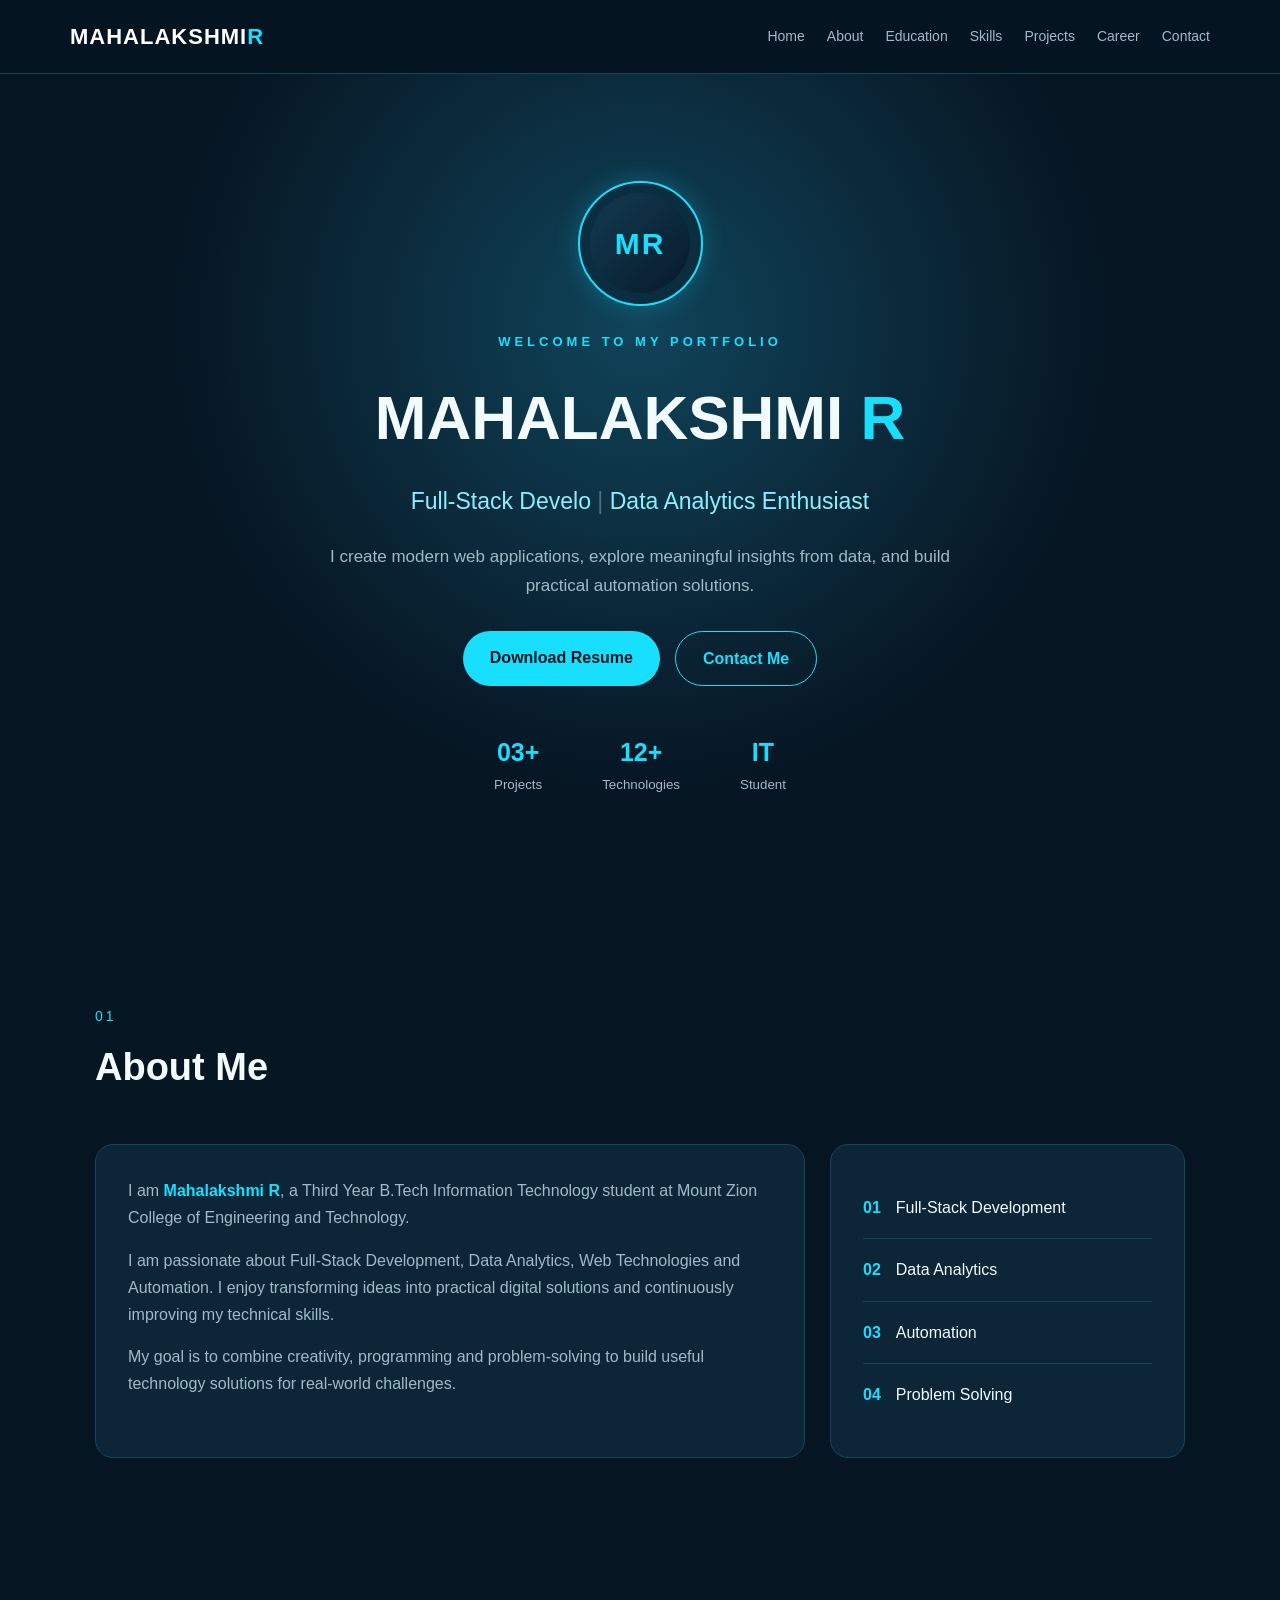
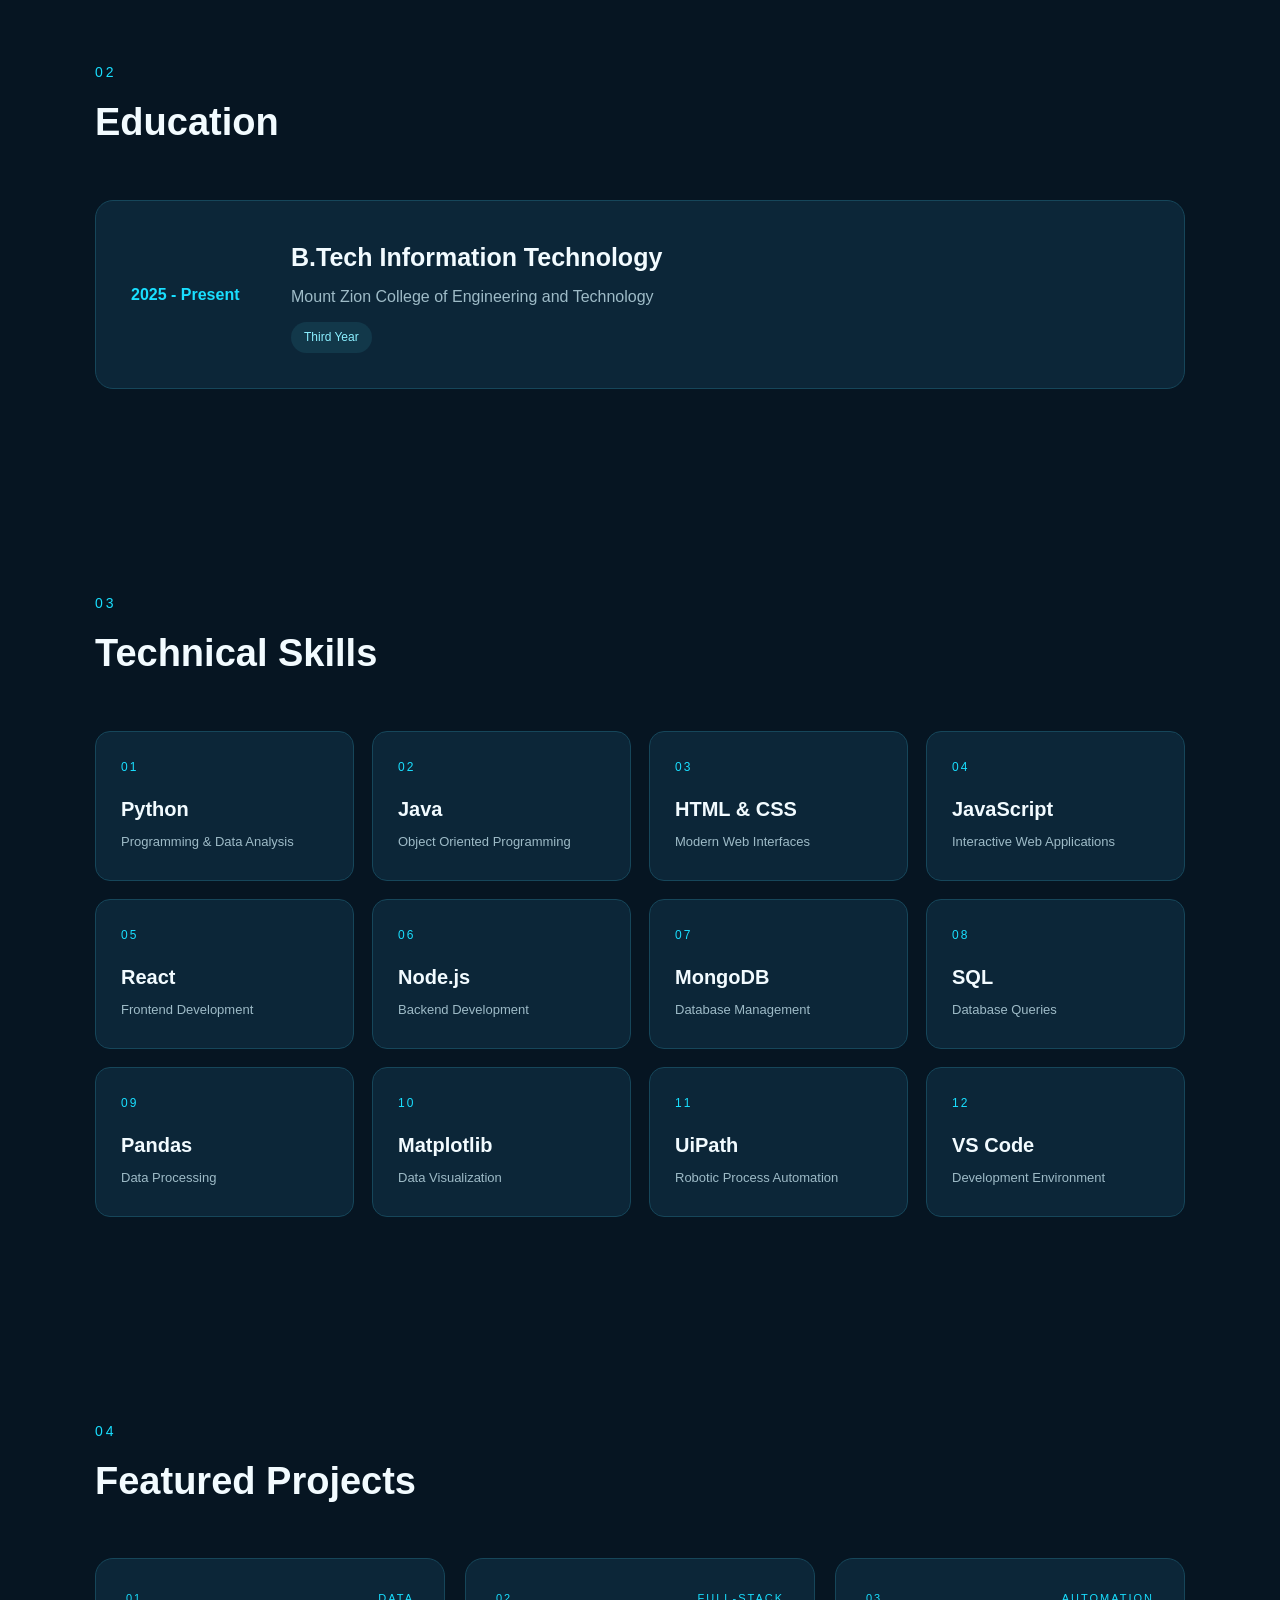
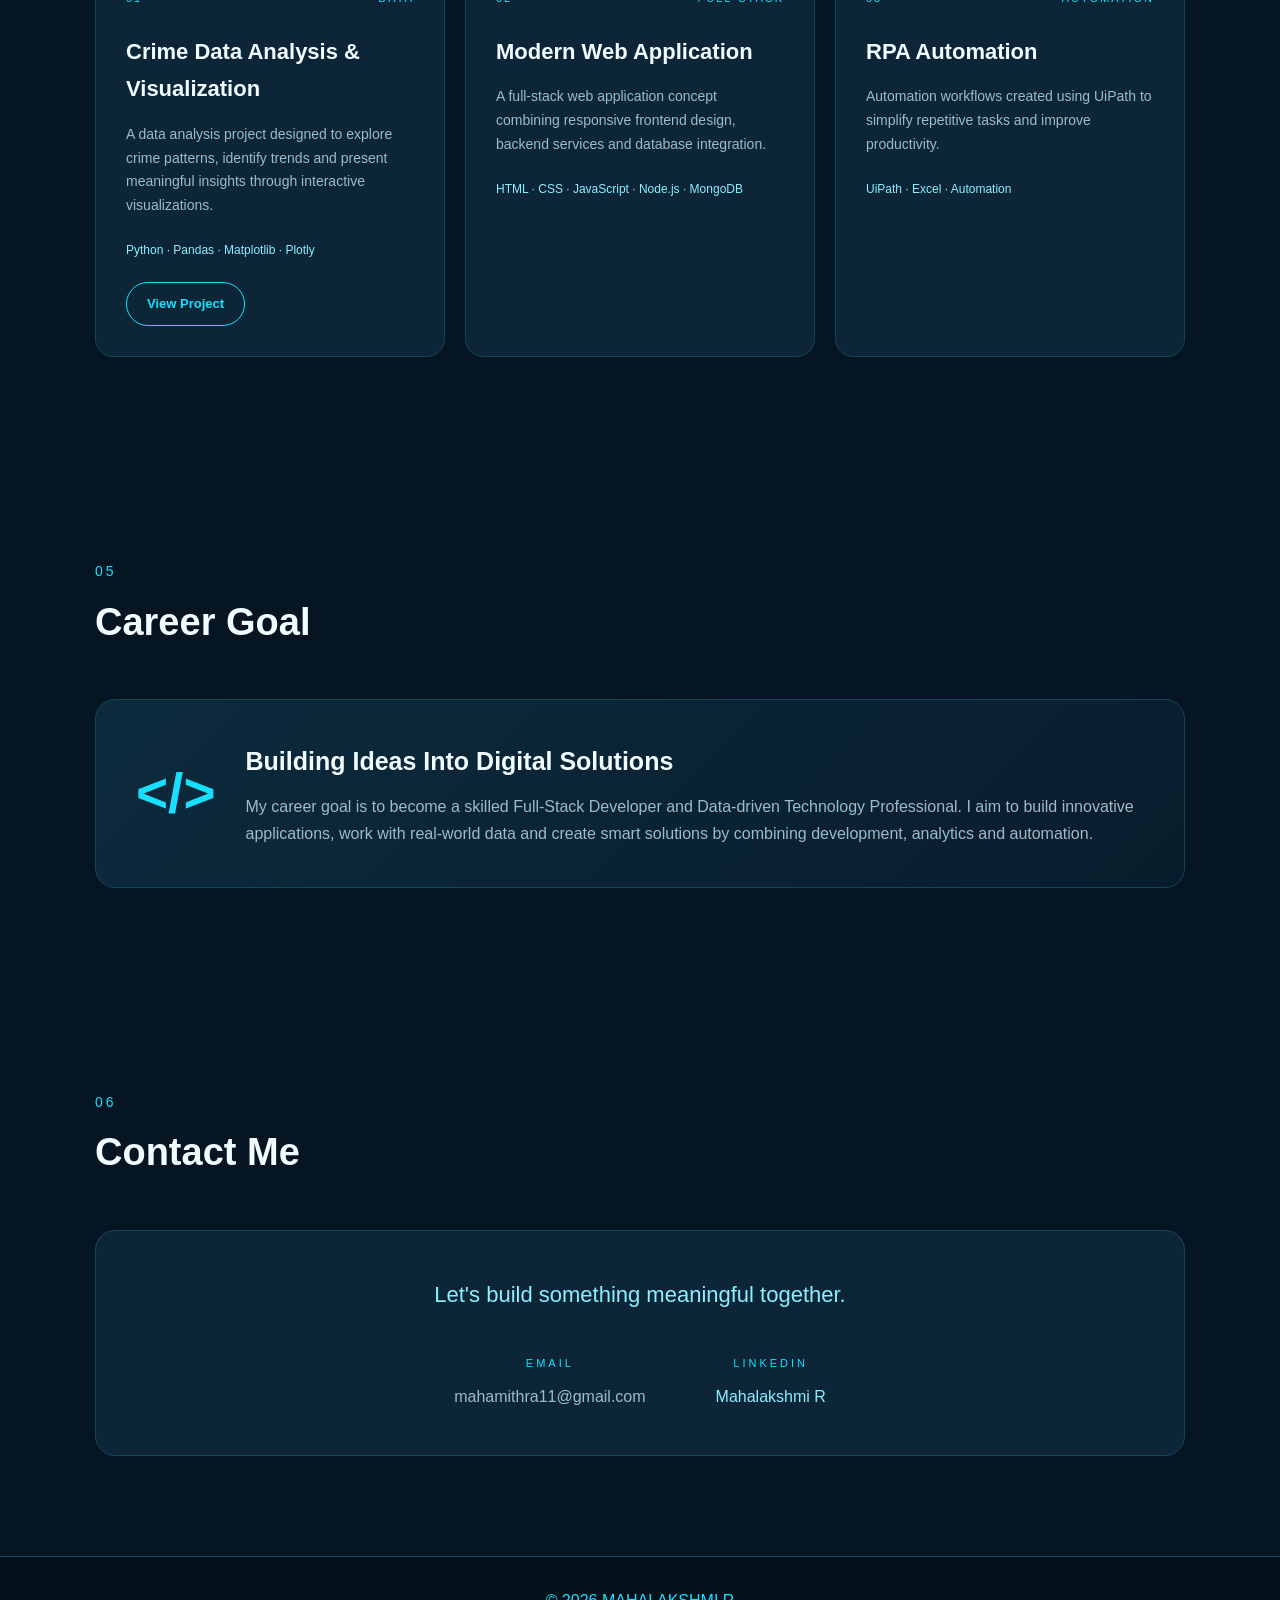
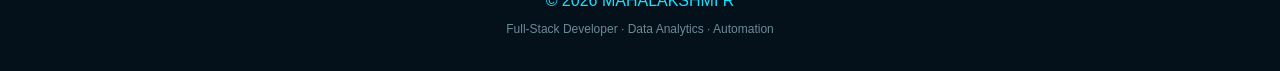
<file: index.html>
<!DOCTYPE html>
<html lang="en">

<head>
    <meta charset="UTF-8">
    <meta name="viewport" content="width=device-width, initial-scale=1.0">

    <title>Mahalakshmi R | Full-Stack Developer</title>

    <link rel="stylesheet" href="style.css">
</head>

<body>


<header>
    <nav class="navbar">

        <a href="#home" class="logo">
            MAHALAKSHMI<span>R</span>
        </a>

        <div class="nav-links">
            <a href="#home">Home</a>
            <a href="#about">About</a>
            <a href="#education">Education</a>
            <a href="#skills">Skills</a>
            <a href="#projects">Projects</a>
            <a href="#career">Career</a>
            <a href="#contact">Contact</a>
        </div>

    </nav>
</header>




<section class="home" id="home">

    <div class="home-content">

        <div class="profile-circle">
            <div class="profile-icon">MR</div>
        </div>

        <p class="hello">
            WELCOME TO MY PORTFOLIO
        </p>

        <h1>
            MAHALAKSHMI <span>R</span>
        </h1>

        <h2>
            Full-Stack Developer
            <span>|</span>
            Data Analytics Enthusiast
        </h2>

        <p class="intro">
            I create modern web applications, explore meaningful
            insights from data, and build practical automation solutions.
        </p>

        <div class="home-buttons">

            <!-- Resume Download -->
            <a
                href="Mahalakshmi_Resume (5).pdf"
                class="btn"
                download
            >
                Download Resume
            </a>

            <a
                href="#contact"
                class="btn outline-btn"
            >
                Contact Me
            </a>

        </div>


        <div class="quick-info">

            <div>
                <strong>03+</strong>
                <small>Projects</small>
            </div>

            <div>
                <strong>12+</strong>
                <small>Technologies</small>
            </div>

            <div>
                <strong>IT</strong>
                <small>Student</small>
            </div>

        </div>

    </div>

</section>



<section id="about">

    <div class="section-heading">

        <span>01</span>

        <h2>About Me</h2>

    </div>


    <div class="about-grid">

        <div class="about-box">

            <p>
                I am <strong>Mahalakshmi R</strong>, a Third Year
                B.Tech Information Technology student at Mount Zion
                College of Engineering and Technology.
            </p>

            <p>
                I am passionate about Full-Stack Development,
                Data Analytics, Web Technologies and Automation.
                I enjoy transforming ideas into practical digital
                solutions and continuously improving my technical skills.
            </p>

            <p>
                My goal is to combine creativity, programming and
                problem-solving to build useful technology solutions
                for real-world challenges.
            </p>

        </div>


        <div class="about-highlight">

            <div class="highlight">
                <span>01</span>
                <p>Full-Stack Development</p>
            </div>

            <div class="highlight">
                <span>02</span>
                <p>Data Analytics</p>
            </div>

            <div class="highlight">
                <span>03</span>
                <p>Automation</p>
            </div>

            <div class="highlight">
                <span>04</span>
                <p>Problem Solving</p>
            </div>

        </div>

    </div>

</section>




<section id="education">

    <div class="section-heading">

        <span>02</span>

        <h2>Education</h2>

    </div>


    <div class="education-card">

        <div class="education-year">
            2025 - Present
        </div>

        <div>

            <h3>
                B.Tech Information Technology
            </h3>

            <p>
                Mount Zion College of Engineering and Technology
            </p>

            <span class="badge">
                Third Year
            </span>

        </div>

    </div>

</section>




<section id="skills">

    <div class="section-heading">

        <span>03</span>

        <h2>Technical Skills</h2>

    </div>


    <div class="skills-container">

        <div class="skill-card">
            <div class="skill-number">01</div>
            <h3>Python</h3>
            <p>Programming & Data Analysis</p>
        </div>

        <div class="skill-card">
            <div class="skill-number">02</div>
            <h3>Java</h3>
            <p>Object Oriented Programming</p>
        </div>

        <div class="skill-card">
            <div class="skill-number">03</div>
            <h3>HTML & CSS</h3>
            <p>Modern Web Interfaces</p>
        </div>

        <div class="skill-card">
            <div class="skill-number">04</div>
            <h3>JavaScript</h3>
            <p>Interactive Web Applications</p>
        </div>

        <div class="skill-card">
            <div class="skill-number">05</div>
            <h3>React</h3>
            <p>Frontend Development</p>
        </div>

        <div class="skill-card">
            <div class="skill-number">06</div>
            <h3>Node.js</h3>
            <p>Backend Development</p>
        </div>

        <div class="skill-card">
            <div class="skill-number">07</div>
            <h3>MongoDB</h3>
            <p>Database Management</p>
        </div>

        <div class="skill-card">
            <div class="skill-number">08</div>
            <h3>SQL</h3>
            <p>Database Queries</p>
        </div>

        <div class="skill-card">
            <div class="skill-number">09</div>
            <h3>Pandas</h3>
            <p>Data Processing</p>
        </div>

        <div class="skill-card">
            <div class="skill-number">10</div>
            <h3>Matplotlib</h3>
            <p>Data Visualization</p>
        </div>

        <div class="skill-card">
            <div class="skill-number">11</div>
            <h3>UiPath</h3>
            <p>Robotic Process Automation</p>
        </div>

        <div class="skill-card">
            <div class="skill-number">12</div>
            <h3>VS Code</h3>
            <p>Development Environment</p>
        </div>

    </div>

</section>




<section id="projects">

    <div class="section-heading">

        <span>04</span>

        <h2>Featured Projects</h2>

    </div>


    <div class="project-container">


      

        <article class="project-card">

            <div class="project-top">

                <span>01</span>

                <span>DATA</span>

            </div>

            <h3>
                Crime Data Analysis & Visualization
            </h3>

            <p>
                A data analysis project designed to explore crime
                patterns, identify trends and present meaningful
                insights through interactive visualizations.
            </p>

            <div class="project-tech">
                Python · Pandas · Matplotlib · Plotly
            </div>

            <!-- GOOGLE COLAB LINK -->

            <a
                href="https://colab.research.google.com/drive/1_zcc6HnPhHNYP-CcXS5R0v0_mhDdTPN-"
                target="_blank"
                class="project-btn"
            >
                View Project
            </a>

        </article>


        <!-- PROJECT 2 -->

        <article class="project-card">

            <div class="project-top">

                <span>02</span>

                <span>FULL-STACK</span>

            </div>

            <h3>
                Modern Web Application
            </h3>

            <p>
                A full-stack web application concept combining
                responsive frontend design, backend services and
                database integration.
            </p>

            <div class="project-tech">
                HTML · CSS · JavaScript · Node.js · MongoDB
            </div>

        </article>


        <!-- PROJECT 3 -->

        <article class="project-card">

            <div class="project-top">

                <span>03</span>

                <span>AUTOMATION</span>

            </div>

            <h3>
                RPA Automation
            </h3>

            <p>
                Automation workflows created using UiPath to
                simplify repetitive tasks and improve productivity.
            </p>

            <div class="project-tech">
                UiPath · Excel · Automation
            </div>

        </article>

    </div>

</section>



<section id="career">

    <div class="section-heading">

        <span>05</span>

        <h2>Career Goal</h2>

    </div>


    <div class="career-box">

        <div class="career-symbol">
            &lt;/&gt;
        </div>

        <div>

            <h3>
                Building Ideas Into Digital Solutions
            </h3>

            <p>
                My career goal is to become a skilled Full-Stack
                Developer and Data-driven Technology Professional.
                I aim to build innovative applications, work with
                real-world data and create smart solutions by
                combining development, analytics and automation.
            </p>

        </div>

    </div>

</section>




<section id="contact">

    <div class="section-heading">

        <span>06</span>

        <h2>Contact Me</h2>

    </div>


    <div class="contact-box">

        <p class="contact-title">
            Let's build something meaningful together.
        </p>


        <div class="contact-details">

            <div class="contact-item">

                <span>EMAIL</span>

                <p>
                    mahamithra11@gmail.com
                </p>

            </div>


            <div class="contact-item">

                <span>LINKEDIN</span>

                <p>
                    <a
                        href="YOUR_LINKEDIN_PROFILE_LINK"
                        target="_blank"
                        class="linkedin-link"
                    >
                        Mahalakshmi R
                    </a>
                </p>

            </div>

        </div>

    </div>

</section>




<footer>

    <p>
        © 2026 MAHALAKSHMI R
    </p>

    <span>
        Full-Stack Developer · Data Analytics · Automation
    </span>

</footer>


<script src="script.js"></script>

</body>

</html>
</file>
<file: style.css>
* {
    margin: 0;
    padding: 0;
    box-sizing: border-box;
    scroll-behavior: smooth;
}

:root {
    --bg: #061522;
    --bg-light: #0a2030;
    --card: #0c2638;
    --cyan: #19dfff;
    --cyan-light: #8befff;
    --text: #f2fbff;
    --muted: #9ebbc7;
    --border: #16465a;
}

body {
    font-family: Arial, Helvetica, sans-serif;
    background: var(--bg);
    color: var(--text);
    line-height: 1.7;
}



header {
    position: sticky;
    top: 0;
    z-index: 999;
    background: rgba(6, 21, 34, 0.95);
    border-bottom: 1px solid var(--border);
    backdrop-filter: blur(12px);
}

.navbar {
    max-width: 1200px;
    margin: auto;
    padding: 18px 30px;

    display: flex;
    justify-content: space-between;
    align-items: center;
}

.logo {
    color: white;
    text-decoration: none;
    font-size: 22px;
    font-weight: 800;
    letter-spacing: 1px;
}

.logo span {
    color: var(--cyan);
}

.nav-links {
    display: flex;
    gap: 22px;
}

.nav-links a {
    color: var(--muted);
    text-decoration: none;
    font-size: 14px;
    transition: 0.3s ease;
}

.nav-links a:hover {
    color: var(--cyan);
}



section {
    max-width: 1150px;
    margin: auto;
    padding: 100px 30px;
}

.section-heading {
    margin-bottom: 45px;
}

.section-heading span {
    color: var(--cyan);
    font-size: 14px;
    letter-spacing: 3px;
}

.section-heading h2 {
    font-size: 38px;
    margin-top: 5px;
}




.home {
    max-width: none;
    min-height: 92vh;

    display: flex;
    justify-content: center;
    align-items: center;

    text-align: center;

    background:
        radial-gradient(
            circle at 50% 30%,
            #10445a 0%,
            #061522 55%
        );
}

.home-content {
    max-width: 850px;
}




.profile-circle {
    width: 125px;
    height: 125px;

    margin: 0 auto 25px;

    border-radius: 50%;

    display: flex;
    align-items: center;
    justify-content: center;

    background: #0b2d40;

    border: 2px solid var(--cyan);

    box-shadow:
        0 0 25px rgba(25, 223, 255, 0.25);

    animation: float 3s ease-in-out infinite;
}

.profile-icon {
    width: 100px;
    height: 100px;

    border-radius: 50%;

    display: flex;
    align-items: center;
    justify-content: center;

    background:
        linear-gradient(
            135deg,
            #123b50,
            #071a2b
        );

    color: var(--cyan);

    font-size: 30px;
    font-weight: bold;

    letter-spacing: 2px;
}




.hello {
    color: var(--cyan);
    font-size: 13px;
    letter-spacing: 4px;
    font-weight: bold;
}

.home h1 {
    font-size: 62px;
    margin: 12px 0;
}

.home h1 span {
    color: var(--cyan);
}

.home h2 {
    color: var(--cyan-light);
    font-size: 23px;
    font-weight: 500;
}

.home h2 span {
    color: #4c7280;
}

.intro {
    max-width: 650px;
    margin: 22px auto;

    color: var(--muted);
    font-size: 17px;
}



.home-buttons {
    margin-top: 30px;

    display: flex;
    justify-content: center;
    gap: 15px;
}

.btn {
    display: inline-block;

    padding: 13px 27px;

    border-radius: 30px;

    background: var(--cyan);

    color: #03131e;

    text-decoration: none;

    font-weight: bold;

    transition: 0.3s ease;
}

.btn:hover {
    transform: translateY(-4px);

    box-shadow:
        0 0 25px rgba(25, 223, 255, 0.4);
}

.outline-btn {
    background: transparent;
    color: var(--cyan);
    border: 1px solid var(--cyan);
}




.quick-info {
    margin-top: 45px;

    display: flex;
    justify-content: center;

    gap: 60px;
}

.quick-info div {
    display: flex;
    flex-direction: column;
}

.quick-info strong {
    color: var(--cyan);
    font-size: 25px;
}

.quick-info small {
    color: var(--muted);
}




.about-grid {
    display: grid;
    grid-template-columns: 2fr 1fr;
    gap: 25px;
}

.about-box,
.about-highlight {
    background: var(--card);

    border: 1px solid var(--border);

    border-radius: 18px;

    padding: 32px;

    transition: 0.3s ease;
}

.about-box:hover,
.about-highlight:hover {
    border-color: var(--cyan);
    transform: translateY(-5px);
}

.about-box p {
    color: var(--muted);
    margin-bottom: 15px;
}

.about-box strong {
    color: var(--cyan);
}

.highlight {
    padding: 17px 0;

    border-bottom: 1px solid var(--border);

    display: flex;
    align-items: center;

    gap: 15px;
}

.highlight:last-child {
    border-bottom: none;
}

.highlight span {
    color: var(--cyan);
    font-weight: bold;
}

.highlight p {
    color: var(--text);
}



.education-card {
    background: var(--card);

    border: 1px solid var(--border);

    border-radius: 18px;

    padding: 35px;

    display: flex;

    gap: 40px;

    align-items: center;

    transition: 0.3s ease;
}

.education-card:hover {
    border-color: var(--cyan);
    transform: translateY(-5px);
}

.education-year {
    color: var(--cyan);
    font-weight: bold;
    min-width: 120px;
}

.education-card h3 {
    font-size: 25px;
    margin-bottom: 5px;
}

.education-card p {
    color: var(--muted);
}

.badge {
    display: inline-block;

    margin-top: 12px;

    padding: 5px 13px;

    border-radius: 20px;

    background: #12384a;

    color: var(--cyan-light);

    font-size: 12px;
}


/* ================= SKILLS ================= */

.skills-container {
    display: grid;

    grid-template-columns:
        repeat(4, 1fr);

    gap: 18px;
}

.skill-card {
    background: var(--card);

    border: 1px solid var(--border);

    border-radius: 15px;

    padding: 25px;

    min-height: 150px;

    transition: 0.3s ease;
}

.skill-card:hover {
    transform: translateY(-7px);

    border-color: var(--cyan);

    box-shadow:
        0 10px 30px rgba(0, 0, 0, 0.25);
}

.skill-number {
    color: var(--cyan);

    font-size: 12px;

    letter-spacing: 2px;

    margin-bottom: 15px;
}

.skill-card h3 {
    font-size: 20px;
    margin-bottom: 5px;
}

.skill-card p {
    color: var(--muted);
    font-size: 13px;
}


/* ================= PROJECTS ================= */

.project-container {
    display: grid;

    grid-template-columns:
        repeat(3, 1fr);

    gap: 20px;
}

.project-card {
    background: var(--card);

    border: 1px solid var(--border);

    border-radius: 18px;

    padding: 30px;

    transition: 0.3s ease;
}

.project-card:hover {
    border-color: var(--cyan);

    transform: translateY(-8px);
}

.project-top {
    display: flex;

    justify-content: space-between;

    color: var(--cyan);

    font-size: 11px;

    letter-spacing: 2px;

    margin-bottom: 25px;
}

.project-card h3 {
    font-size: 22px;
    margin-bottom: 15px;
}

.project-card p {
    color: var(--muted);
    font-size: 14px;
}

.project-tech {
    margin-top: 22px;

    color: var(--cyan-light);

    font-size: 12px;
}



.project-btn {
    display: inline-block;

    margin-top: 22px;

    padding: 10px 20px;

    background: transparent;

    color: var(--cyan);

    border: 1px solid var(--cyan);

    border-radius: 25px;

    text-decoration: none;

    font-size: 13px;

    font-weight: bold;

    transition: 0.3s ease;
}

.project-btn:hover {
    background: var(--cyan);

    color: #061522;

    transform: translateY(-3px);

    box-shadow:
        0 0 18px rgba(25, 223, 255, 0.4);
}



.career-box {
    background:
        linear-gradient(
            135deg,
            #0c2b3d,
            #081d2c
        );

    border: 1px solid var(--border);

    border-radius: 20px;

    padding: 40px;

    display: flex;

    gap: 30px;

    align-items: center;
}

.career-symbol {
    font-size: 55px;

    color: var(--cyan);

    font-weight: bold;
}

.career-box h3 {
    font-size: 25px;
    margin-bottom: 10px;
}

.career-box p {
    color: var(--muted);
}




.contact-box {
    background: var(--card);

    border: 1px solid var(--border);

    border-radius: 20px;

    padding: 45px;

    text-align: center;
}

.contact-title {
    font-size: 22px;

    color: var(--cyan-light);

    margin-bottom: 35px;
}

.contact-details {
    display: flex;

    justify-content: center;

    gap: 70px;
}

.contact-item span {
    color: var(--cyan);

    font-size: 11px;

    letter-spacing: 3px;
}

.contact-item p {
    color: var(--muted);

    margin-top: 7px;
}




.linkedin-link {
    color: var(--cyan-light);

    text-decoration: none;

    transition: 0.3s ease;
}

.linkedin-link:hover {
    color: var(--cyan);

    text-decoration: underline;
}


/* ================= FOOTER ================= */

footer {
    padding: 30px;

    text-align: center;

    background: #04101a;

    border-top: 1px solid var(--border);
}

footer p {
    color: var(--cyan);
}

footer span {
    color: #6d8b97;

    font-size: 12px;
}



@keyframes float {

    0%,
    100% {
        transform: translateY(0);
    }

    50% {
        transform: translateY(-8px);
    }
}




@media (max-width: 900px) {

    .nav-links {
        gap: 12px;
    }

    .skills-container {
        grid-template-columns:
            repeat(3, 1fr);
    }

    .project-container {
        grid-template-columns: 1fr;
    }

    .about-grid {
        grid-template-columns: 1fr;
    }

}




@media (max-width: 700px) {

    .navbar {
        flex-direction: column;

        gap: 15px;

        padding: 15px;
    }

    .nav-links {
        flex-wrap: wrap;

        justify-content: center;

        gap: 10px;
    }

    section {
        padding: 75px 20px;
    }

    .home {
        min-height: 90vh;
    }

    .home h1 {
        font-size: 40px;
    }

    .home h2 {
        font-size: 18px;
    }

    .home-buttons {
        flex-direction: column;

        align-items: center;
    }

    .quick-info {
        gap: 25px;
    }

    .skills-container {
        grid-template-columns:
            1fr 1fr;
    }

    .education-card {
        flex-direction: column;

        align-items: flex-start;

        gap: 15px;
    }

    .career-box {
        flex-direction: column;

        align-items: flex-start;
    }

    .contact-details {
        flex-direction: column;

        gap: 25px;
    }

}



@media (max-width: 430px) {

    .home h1 {
        font-size: 32px;
    }

    .skills-container {
        grid-template-columns: 1fr;
    }

    .quick-info {
        gap: 18px;
    }

    .project-card {
        padding: 24px;
    }

}
</file>
